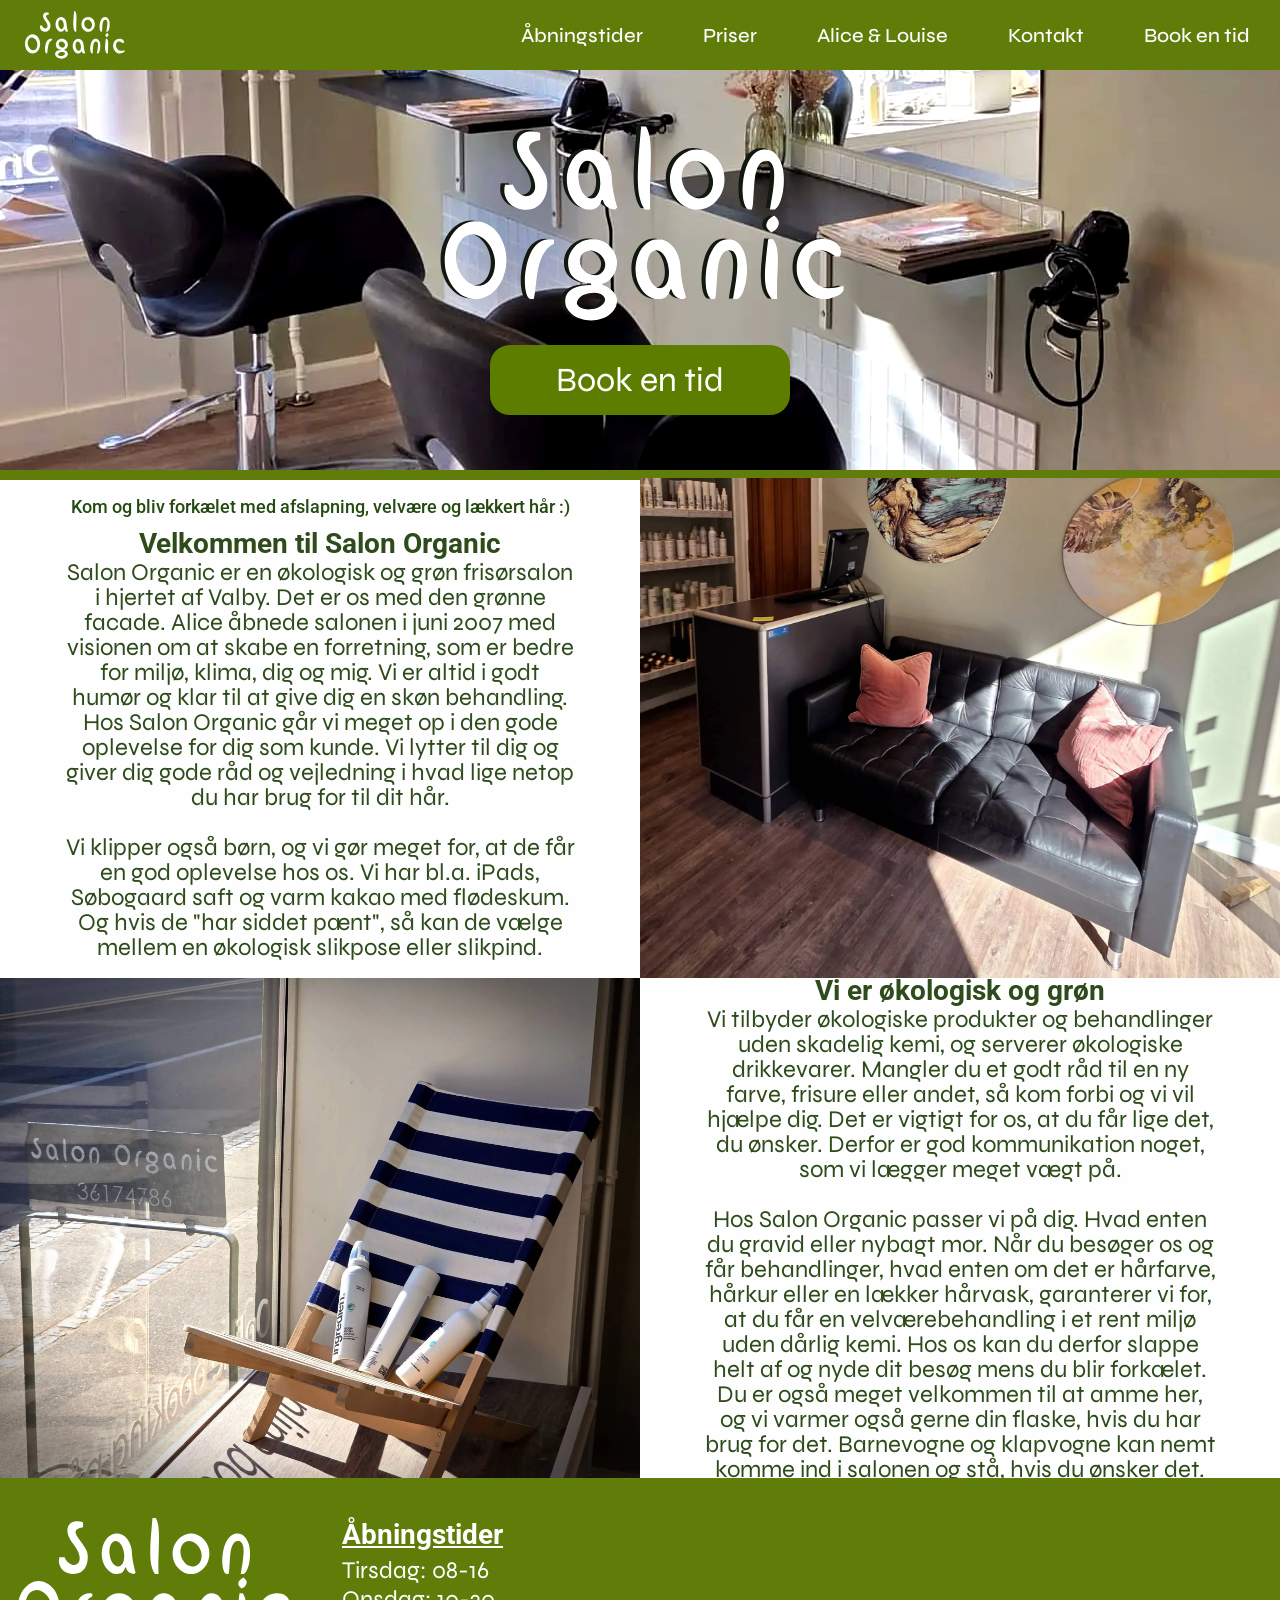
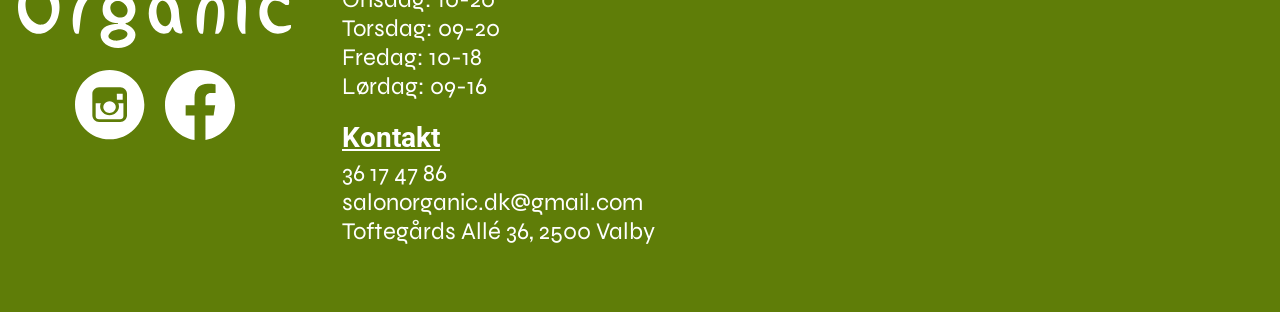
<file: index.html>
<!DOCTYPE html>
<html lang="da">
<head>
    <meta http-equiv="Content-Type" content="text/html; charset=utf-8">
    <link rel="shortcut icon" type="image/x-icon" href="img/logosalonorganic.ico">
    <script async="" src="https://www.googletagmanager.com/gtm.js?id=GTM-NTB98TKX"></script>
    <meta property="og:url" content="http://www.salonorganic.dk">
    <meta property="og:type" content="website">
    <meta property="og:title" content="Salon Organic">
    <meta property="og:description" content="Din økologiske frisør i hjertet af Valby">
    <meta property="og:image" content="http://salonorganic.dk/images/blomst.jpg">
    <meta charset="UTF-8">
    <link rel="stylesheet" href="style.css">
    <meta name="viewport" content="width=device-width, initial-scale=1.0">
    <title>Salon Organic</title>
</head>
<body id="body">
    <header id="myHeader">
        <!--responsive menu start-->
        <nav class="navbar">
            <a href="index.html" class="nav-branding"><img src="img/SalonOrganic.svg"></a> 
            
            <ul class="nav-menu">
                <li class="nav-item">
                    <a href="#footer" class="nav-link color">Åbningstider</a>
                </li>

                <li class="nav-item">
                    <a href="Priser.html" class="nav-link color">Priser</a>
                </li>

                <li class="nav-item">
                    <a href="AliceogLouise.html" class="nav-link color">Alice & Louise</a>
                </li>

                <li class="nav-item">
                    <a href="#footer" class="nav-link color">Kontakt</a>
                </li>

                <li class="nav-item">
                    <a target="_blank" rel="noopener noreferrer" href="https://salonbook.one/?salonorganic#/" class="nav-link color">Book en tid</a>
                </li>
            </ul>
            
            <!--hamburger symbol-->
            <flex>
            <div class="hamburger divclass">
                <span class="bar"></span>
                <span class="bar"></span>
                <span class="bar"></span>
            </div></flex>
        </nav>
        <!--responsive menu end-->

    </header>
    <script src="script.js"></script>
    <div class="undermenu"></div>
    <hero class="darker" rel=preload; as=image; fetchpriority=high style="background: url(img/forsidehero.webp); background-position: center left;">
       <img class="herologo" src="img/HeroSalonOrganic.svg">
       <a target="_blank" rel="noopener noreferrer" href="https://salonbook.one/?salonorganic#/" class="button"><button>Book en tid</button></a>
        
    </hero>
    <linje></linje>
    <div1>
        <billedetekst>
            <nyt id="contents"></nyt>
        <teksth1>Velkommen til Salon Organic</teksth1>
        <teksth2>
                Salon Organic er en økologisk og grøn frisørsalon i hjertet af Valby. 
                Det er os med den grønne facade. 
                Alice åbnede salonen i juni 2007 med visionen om at skabe en forretning, 
                som er bedre for miljø, 
                klima, dig og mig. 
                Vi er altid i godt humør og klar til at give dig en skøn behandling. 
                Hos Salon Organic går 
                vi meget op i den gode oplevelse for dig som kunde. 
                Vi lytter til dig og giver dig gode råd og vejledning i hvad lige netop du har brug 
                for til dit hår.
                <br>
                <br>
                Vi klipper også børn, og vi gør meget for, at de får en god oplevelse hos os.
                Vi har bl.a. iPads, Søbogaard saft og varm kakao med flødeskum. 
                Og hvis de "har siddet pænt", så kan de vælge mellem en økologisk slikpose eller slikpind.
            </teksth2>
        </billedetekst>
        <billede>
         <img class="billede" src="img/forsidebillede1.webp">
        </billede>
    </div1>
       <div2>
        
        <billede>
         <img class="billede" src="img/forsidebillede2.webp">
        </billede>
        <billedetekst>
        <teksth1>Vi er økologisk og grøn</teksth1>
        <teksth2>
                Vi tilbyder økologiske produkter og behandlinger uden skadelig kemi, 
                og serverer økologiske drikkevarer. Mangler du et godt råd til en ny farve, 
                frisure eller andet, så kom forbi og vi vil hjælpe dig. 
                Det er vigtigt for os, at du får lige det, du ønsker. 
                Derfor er god kommunikation noget, som vi lægger meget vægt på.
                <br>
                <br>
                Hos Salon Organic passer vi på dig. Hvad enten du gravid eller nybagt mor. 
                Når du besøger os og får behandlinger, hvad enten om det er hårfarve, 
                hårkur eller en lækker hårvask, garanterer vi for, 
                at du får en velværebehandling i et rent miljø uden dårlig kemi. 
                Hos os kan du derfor slappe helt af og nyde dit besøg mens du blir forkælet. 
                Du er også meget velkommen til at amme her, og vi varmer også gerne din flaske, 
                hvis du har brug for det. Barnevogne og klapvogne kan nemt komme ind i salonen og stå, 
                hvis du ønsker det.
            </teksth2>
        </billedetekst>
    </div2>
    <footer id="footer" class="footer">
        <section class="footeritems">
            <box1 class="box1">
     <a href="index.html" ><img class="footerlogo" src="img/SalonOrganic.svg"></a>
     <br>
    <socials>
        <a href="index.html" ><img class="" src="img/instagram.svg">
        <a href="index.html" ><img class="" src="img/facebook.svg"></a></socials>
    </box1>
     <box2>
     <text class="footertext"><a class="footerh1">Åbningstider</a>
        <a class="footera">
        Tirsdag: 08-16 <br>
    Onsdag: 10-20 <br>
    Torsdag: 09-20 <br>
    Fredag: 10-18 <br>
    Lørdag: 09-16</a></text>
    <text class="footertext"><a class="footerh1">Kontakt</a>
        <a class="footera">
        36 17 47 86 <br>
salonorganic.dk@gmail.com <br>
Toftegårds Allé 36, 2500 Valby</a></text></box2>
<map><iframe src="https://www.google.com/maps/embed?pb=!1m18!1m12!1m3!1d167.26829766638448!2d12.516035064567237!3d55.66316603645424!2m3!1f0!2f0!3f0!3m2!1i1024!2i768!4f13.1!3m3!1m2!1s0x4652538d0f232a75%3A0xb062609113948a3b!2sSalon%20Organic!5e0!3m2!1sda!2sdk!4v1773421921897!5m2!1sda!2sdk" width="550" height="350" style="border:0;" allowfullscreen="allowfullscreen" loading="lazy" referrerpolicy="no-referrer-when-downgrade"></iframe></map>
        
    </section></footer>
</body>
</html>
</file>
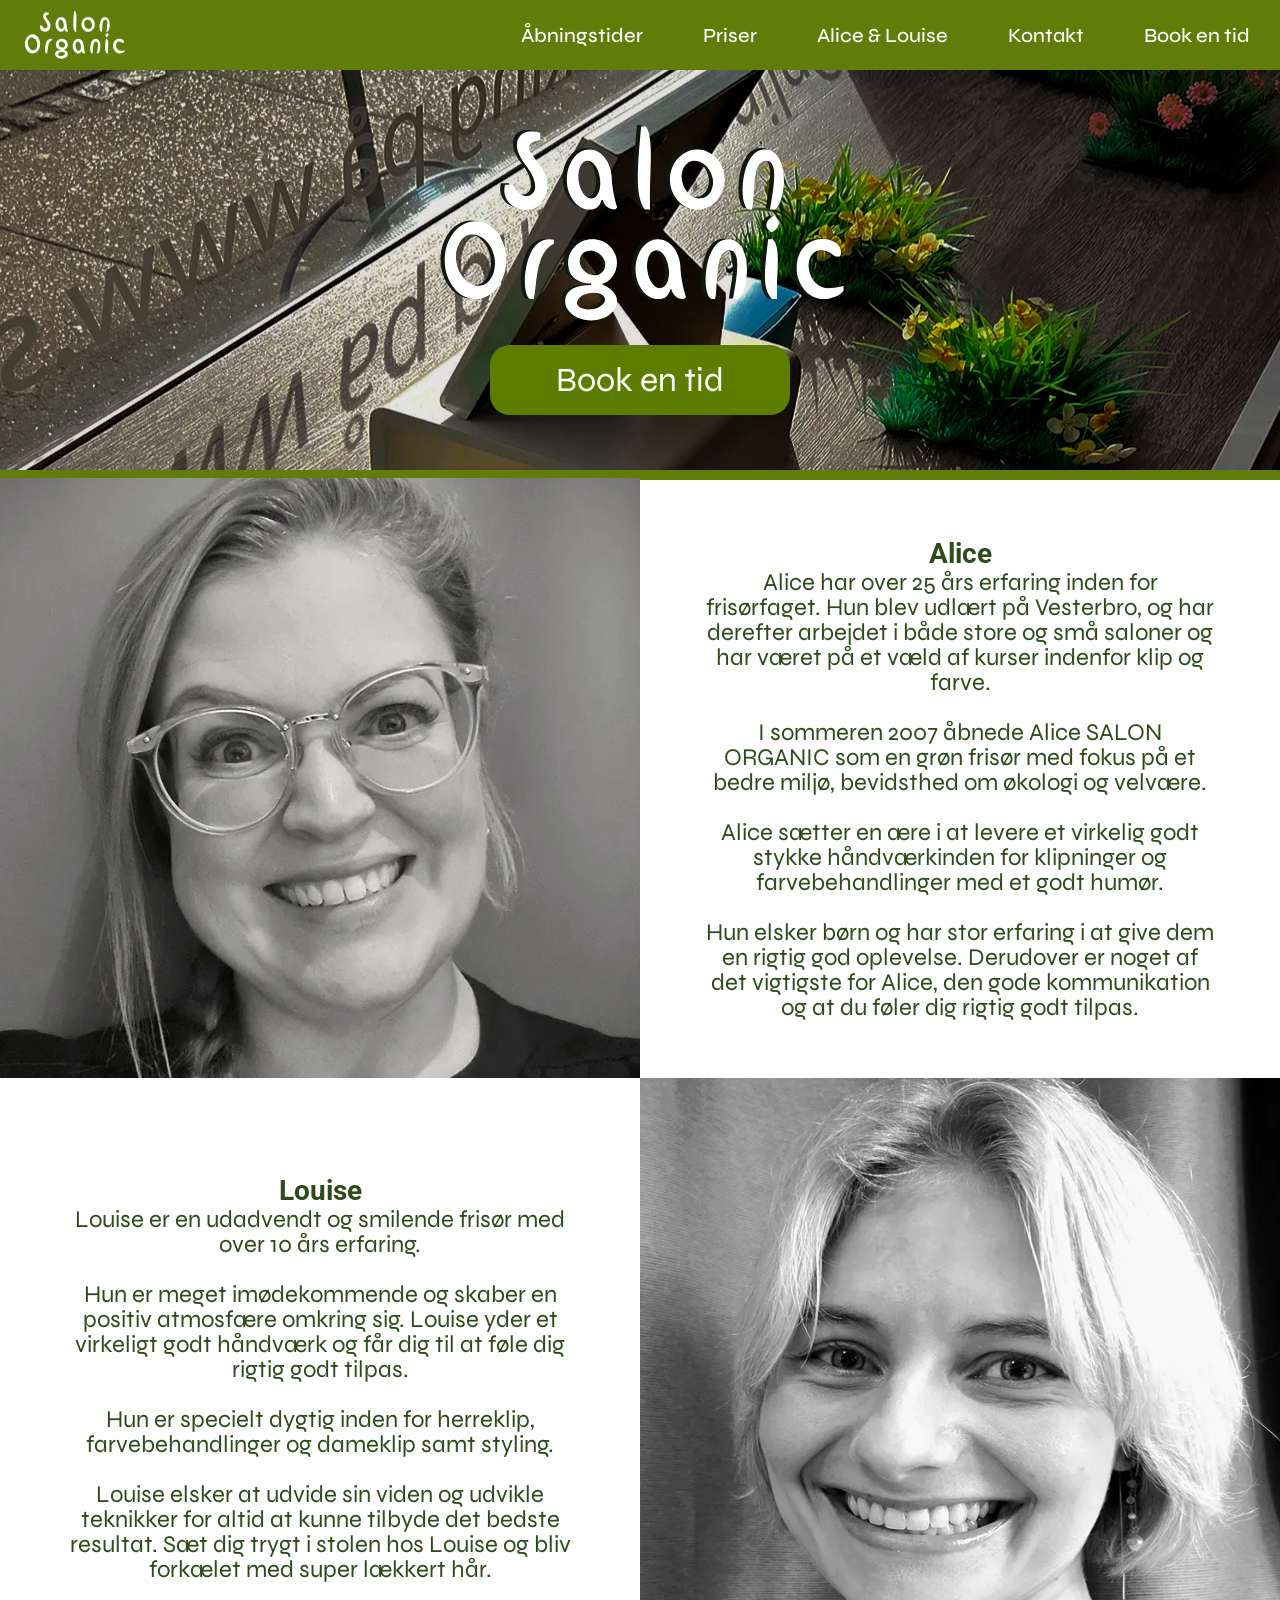
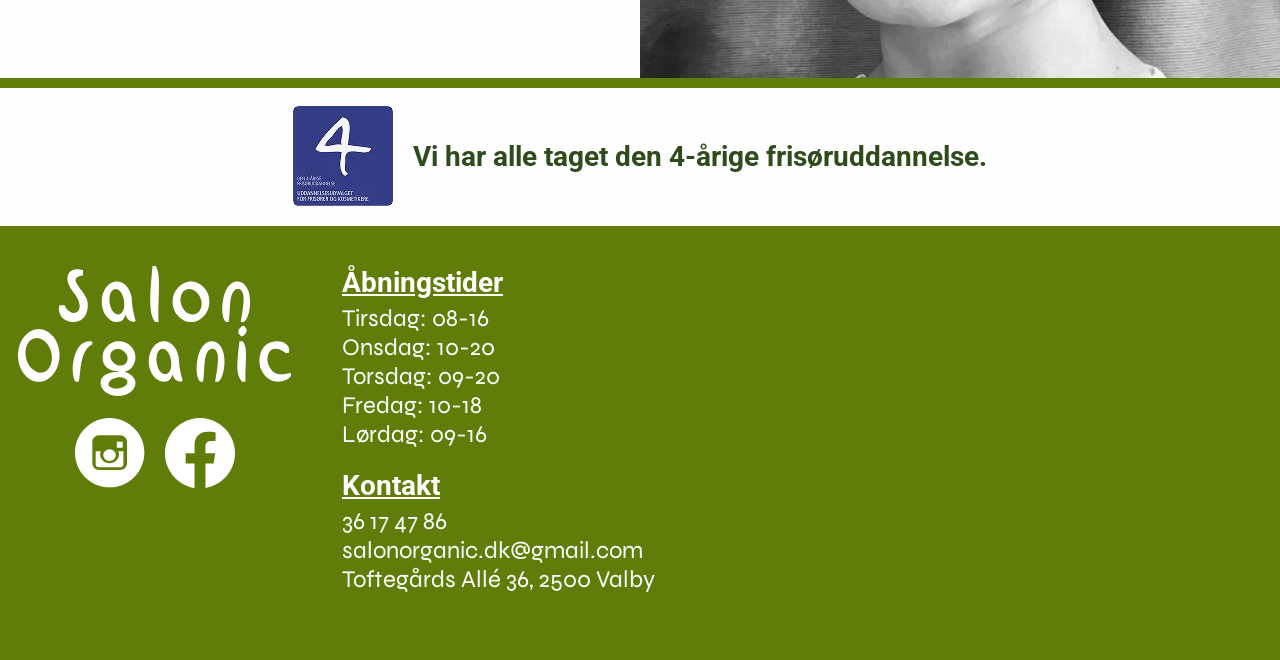
<file: aliceoglouise.html>
<!DOCTYPE html>
<html lang="da">
<head>
    <meta http-equiv="Content-Type" content="text/html; charset=utf-8">
    <link rel="shortcut icon" type="image/x-icon" href="img/logosalonorganic.ico">
    <script async="" src="https://www.googletagmanager.com/gtm.js?id=GTM-NTB98TKX"></script>
    <meta property="og:url" content="http://www.salonorganic.dk">
    <meta property="og:type" content="website">
    <meta property="og:title" content="Salon Organic">
    <meta property="og:description" content="Din økologiske frisør i hjertet af Valby">
    <meta property="og:image" content="http://salonorganic.dk/images/blomst.jpg">
    <meta charset="UTF-8">
    <link rel="stylesheet" href="style.css">
    <meta name="viewport" content="width=device-width, initial-scale=1.0">
    <title>Salon Organic</title>
</head>
<body id="body">
    <header id="myHeader">
        <!--responsive menu start-->
        <nav class="navbar">
            <a href="index.html" class="nav-branding"><img src="img/SalonOrganic.svg"></a> 
            
            <ul class="nav-menu">
                <li class="nav-item">
                    <a href="#footer" class="nav-link color">Åbningstider</a>
                </li>

                <li class="nav-item">
                    <a href="Priser.html" class="nav-link color">Priser</a>
                </li>

                <li class="nav-item">
                    <a href="AliceogLouise.html" class="nav-link color">Alice & Louise</a>
                </li>

                <li class="nav-item">
                    <a href="#footer" class="nav-link color">Kontakt</a>
                </li>

                <li class="nav-item">
                    <a target="_blank" rel="noopener noreferrer" href="https://salonbook.one/?salonorganic#/" class="nav-link color">Book en tid</a>
                </li>
            </ul>
            
            <!--hamburger symbol-->
            <flex>
            <div class="hamburger divclass">
                <span class="bar"></span>
                <span class="bar"></span>
                <span class="bar"></span>
            </div></flex>
        </nav>
        <!--responsive menu end-->

    </header>
    <script src="script.js"></script>
    <div class="undermenu"></div>
    <hero class="darker" rel=preload; as=image; fetchpriority=high style="background: url(img/aliceoglouisehero.webp); background-position: center;">
       <img class="herologo" src="img/HeroSalonOrganic.svg">
       <a target="_blank" rel="noopener noreferrer" href="https://salonbook.one/?salonorganic#/" class="button"><button>Book en tid</button></a>
        
    </hero>
    <linje></linje>
    <div1 class="vend alhøjde">
        <billedetekst>
        <teksth1>Alice</teksth1>
        <teksth2>
       Alice har over 25 års erfaring inden for frisørfaget.
            Hun blev udlært på Vesterbro, og har derefter arbejdet i både 
            store og små saloner og har været på et væld af kurser indenfor klip og farve.
            <br>
            <br>
            I sommeren 2007 åbnede Alice SALON ORGANIC som en grøn frisør 
            med fokus på et bedre miljø, bevidsthed om økologi og velvære.
            <br>
            <br>
            Alice sætter en ære i at levere et virkelig godt stykke håndværkinden
            for klipninger og farvebehandlinger med et godt humør.
            <br>
            <br>
            Hun elsker børn og har stor erfaring i at give dem en rigtig god oplevelse. 
            Derudover er noget af det vigtigste for Alice, den gode kommunikation 
            og at du føler dig rigtig godt tilpas.
            </teksth2>
        </billedetekst>
        <billede>
         <img class="billedeal" style="object-position: center" src="img/alice.webp">
        </billede>
    </div1>
       <div2 class="vend2 alhøjde">
        
        <billede>
         <img class="billedeal" style="object-position: center;" src="img/louise.webp">
        </billede>
        <billedetekst>
        <teksth1>Louise</teksth1>
        <teksth2>
        Louise er en udadvendt og smilende frisør
        med over 10 års erfaring. 
            <br>
            <br>
        Hun er meget imødekommende og 
        skaber en positiv atmosfære omkring sig.
        Louise yder et virkeligt godt håndværk og 
        får dig til at føle dig rigtig godt tilpas. 
            <br>
            <br>
        Hun er specielt dygtig inden for herreklip, farvebehandlinger 
        og dameklip samt styling. 
            <br>
            <br>
        Louise elsker at udvide sin viden og udvikle teknikker for altid at kunne
         tilbyde det bedste resultat. Sæt dig trygt i stolen hos Louise og bliv forkælet
          med super lækkert hår.
            </teksth2>
        </billedetekst>
    </div2>
    <linje></linje>
    <section class="fireflex"><img class="firearlogo" src="img/4AR.webp"> <tekstfire>Vi har alle taget den 4-årige frisøruddannelse.</tekstfire> </section>
    <footer id="footer" class="footer">
        <section class="footeritems">
            <box1 class="box1">
     <a href="index.html" ><img class="footerlogo" src="img/SalonOrganic.svg"></a>
     <br>
    <socials>
        <a href="https://www.instagram.com/salonorganic_valby/" ><img class="" src="img/instagram.svg">
        <a href="https://www.facebook.com/salonorganic.dk" ><img class="" src="img/facebook.svg"></a></socials>
    </box1>
     <box2>
     <text class="footertext"><a class="footerh1">Åbningstider</a>
        <a class="footera">
        Tirsdag: 08-16 <br>
    Onsdag: 10-20 <br>
    Torsdag: 09-20 <br>
    Fredag: 10-18 <br>
    Lørdag: 09-16</a></text>
    <text class="footertext"><a class="footerh1">Kontakt</a>
        <a class="footera">
        36 17 47 86 <br>
salonorganic.dk@gmail.com <br>
Toftegårds Allé 36, 2500 Valby</a></text></box2>
<map><iframe src="https://www.google.com/maps/embed?pb=!1m18!1m12!1m3!1d167.26829766638448!2d12.516035064567237!3d55.66316603645424!2m3!1f0!2f0!3f0!3m2!1i1024!2i768!4f13.1!3m3!1m2!1s0x4652538d0f232a75%3A0xb062609113948a3b!2sSalon%20Organic!5e0!3m2!1sda!2sdk!4v1773421921897!5m2!1sda!2sdk" width="550" height="350" style="border:0;" allowfullscreen="allowfullscreen" loading="lazy" referrerpolicy="no-referrer-when-downgrade"></iframe></map>
        
    </section></footer>
</body>
</html>
</file>
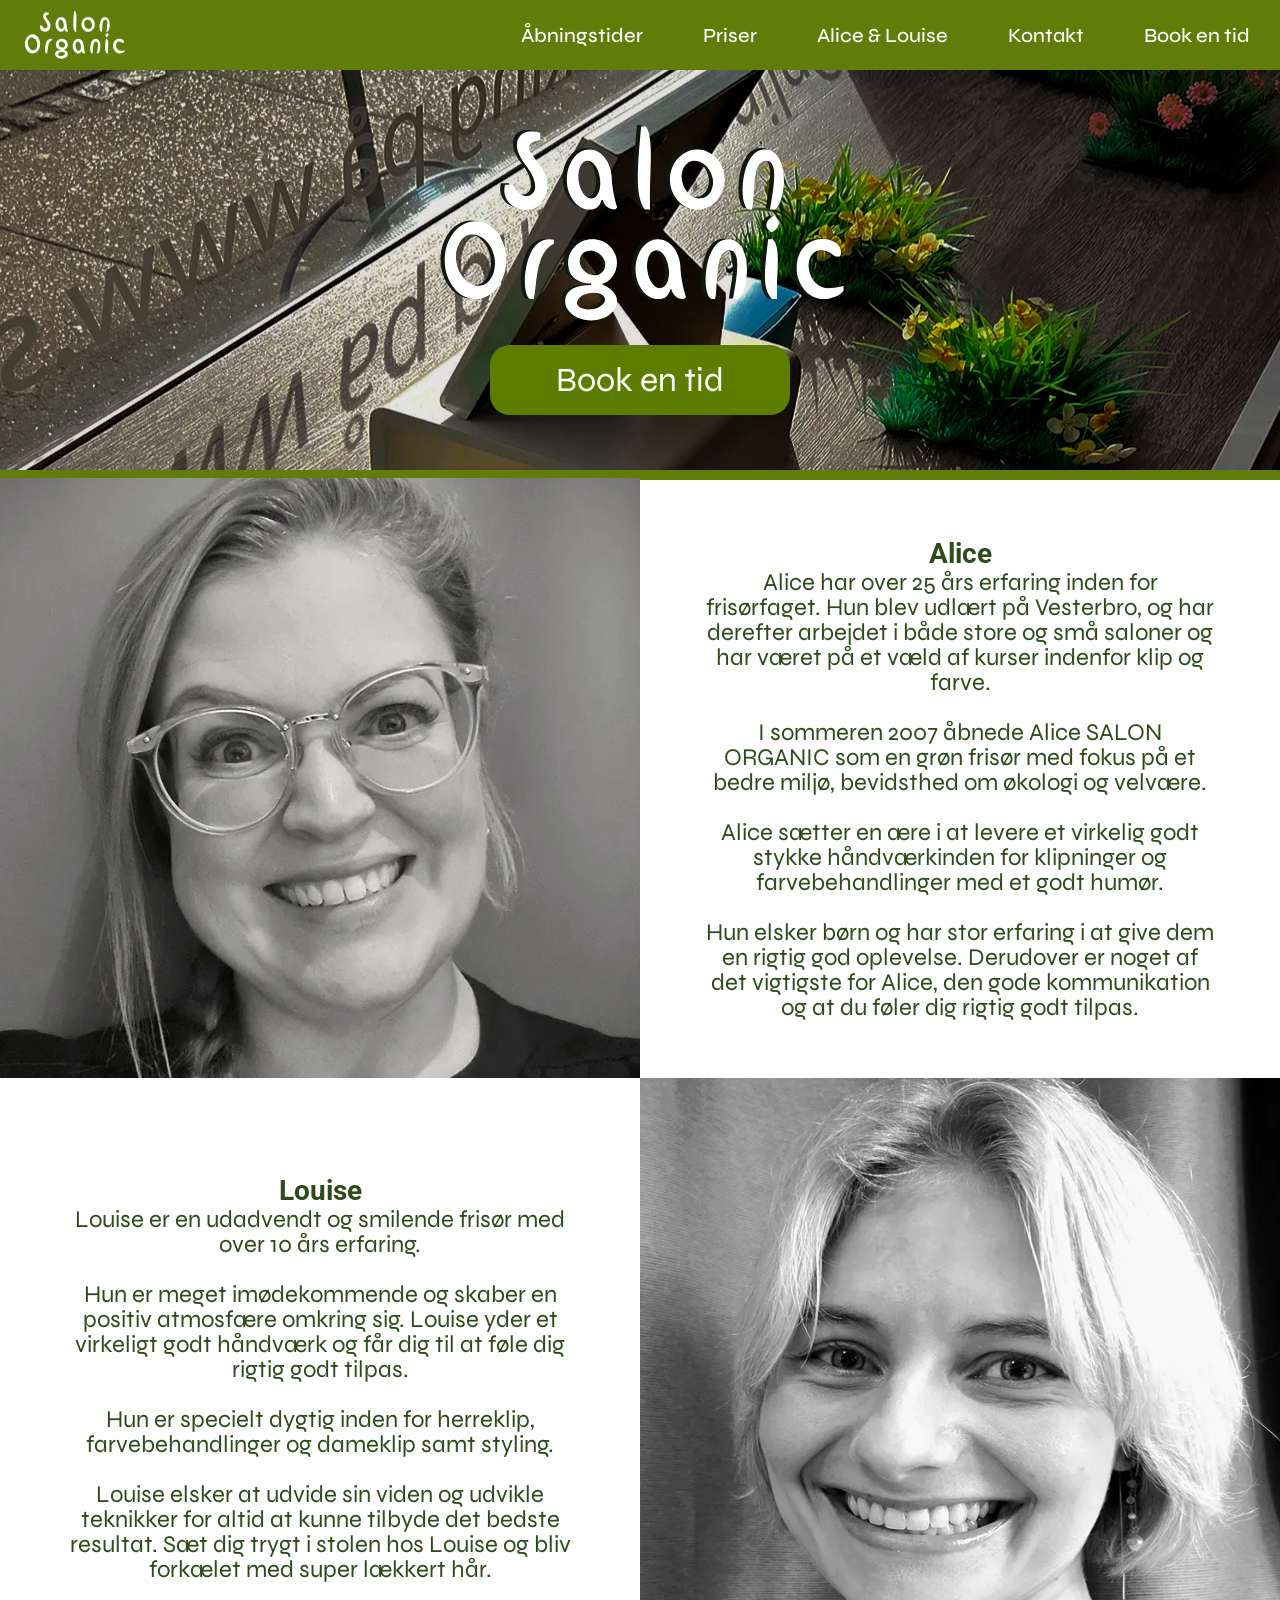
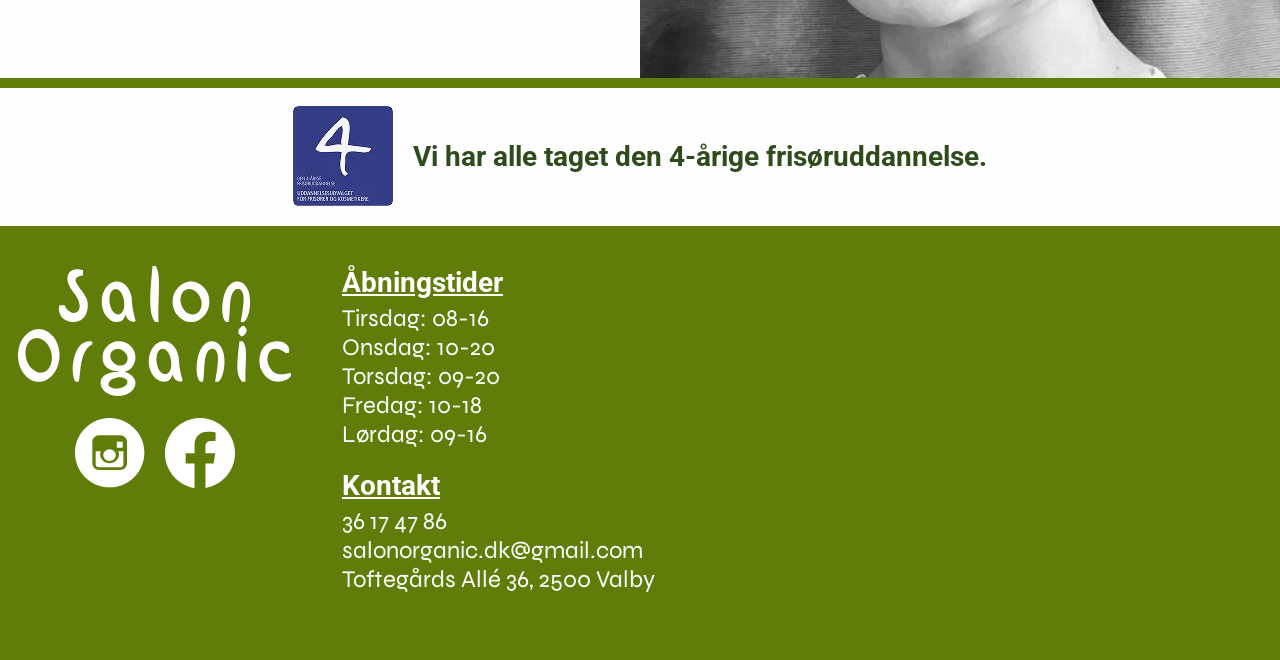
<file: AliceogLouise.html>
<!DOCTYPE html>
<html lang="da">
<head>
    <meta http-equiv="Content-Type" content="text/html; charset=utf-8">
    <link rel="shortcut icon" type="image/x-icon" href="img/logosalonorganic.ico">
    <script async="" src="https://www.googletagmanager.com/gtm.js?id=GTM-NTB98TKX"></script>
    <meta property="og:url" content="http://www.salonorganic.dk">
    <meta property="og:type" content="website">
    <meta property="og:title" content="Salon Organic">
    <meta property="og:description" content="Din økologiske frisør i hjertet af Valby">
    <meta property="og:image" content="http://salonorganic.dk/images/blomst.jpg">
    <meta charset="UTF-8">
    <link rel="stylesheet" href="style.css">
    <meta name="viewport" content="width=device-width, initial-scale=1.0">
    <title>Salon Organic</title>
</head>
<body id="body">
    <header id="myHeader">
        <!--responsive menu start-->
        <nav class="navbar">
            <a href="index.html" class="nav-branding"><img src="img/SalonOrganic.svg"></a> 
            
            <ul class="nav-menu">
                <li class="nav-item">
                    <a href="#footer" class="nav-link color">Åbningstider</a>
                </li>

                <li class="nav-item">
                    <a href="Priser.html" class="nav-link color">Priser</a>
                </li>

                <li class="nav-item">
                    <a href="AliceogLouise.html" class="nav-link color">Alice & Louise</a>
                </li>

                <li class="nav-item">
                    <a href="#footer" class="nav-link color">Kontakt</a>
                </li>

                <li class="nav-item">
                    <a target="_blank" rel="noopener noreferrer" href="https://salonbook.one/?salonorganic#/" class="nav-link color">Book en tid</a>
                </li>
            </ul>
            
            <!--hamburger symbol-->
            <flex>
            <div class="hamburger divclass">
                <span class="bar"></span>
                <span class="bar"></span>
                <span class="bar"></span>
            </div></flex>
        </nav>
        <!--responsive menu end-->

    </header>
    <script src="script.js"></script>
    <div class="undermenu"></div>
    <hero class="darker" rel=preload; as=image; fetchpriority=high style="background: url(img/aliceoglouisehero.webp); background-position: center;">
       <img class="herologo" src="img/HeroSalonOrganic.svg">
       <a target="_blank" rel="noopener noreferrer" href="https://salonbook.one/?salonorganic#/" class="button"><button>Book en tid</button></a>
        
    </hero>
    <linje></linje>
    <div1 class="vend alhøjde">
        <billedetekst>
        <teksth1>Alice</teksth1>
        <teksth2>
       Alice har over 25 års erfaring inden for frisørfaget.
            Hun blev udlært på Vesterbro, og har derefter arbejdet i både 
            store og små saloner og har været på et væld af kurser indenfor klip og farve.
            <br>
            <br>
            I sommeren 2007 åbnede Alice SALON ORGANIC som en grøn frisør 
            med fokus på et bedre miljø, bevidsthed om økologi og velvære.
            <br>
            <br>
            Alice sætter en ære i at levere et virkelig godt stykke håndværkinden
            for klipninger og farvebehandlinger med et godt humør.
            <br>
            <br>
            Hun elsker børn og har stor erfaring i at give dem en rigtig god oplevelse. 
            Derudover er noget af det vigtigste for Alice, den gode kommunikation 
            og at du føler dig rigtig godt tilpas.
            </teksth2>
        </billedetekst>
        <billede>
         <img class="billedeal" style="object-position: center" src="img/alice.webp" rel="preload">
        </billede>
    </div1>
       <div2 class="vend2 alhøjde">
        
        <billede>
         <img class="billedeal" style="object-position: center;" src="img/louise.webp">
        </billede>
        <billedetekst>
        <teksth1>Louise</teksth1>
        <teksth2>
        Louise er en udadvendt og smilende frisør
        med over 10 års erfaring. 
            <br>
            <br>
        Hun er meget imødekommende og 
        skaber en positiv atmosfære omkring sig.
        Louise yder et virkeligt godt håndværk og 
        får dig til at føle dig rigtig godt tilpas. 
            <br>
            <br>
        Hun er specielt dygtig inden for herreklip, farvebehandlinger 
        og dameklip samt styling. 
            <br>
            <br>
        Louise elsker at udvide sin viden og udvikle teknikker for altid at kunne
         tilbyde det bedste resultat. Sæt dig trygt i stolen hos Louise og bliv forkælet
          med super lækkert hår.
            </teksth2>
        </billedetekst>
    </div2>
    <linje></linje>
    <section class="fireflex"><img class="firearlogo" src="img/4AR.webp"> <tekstfire>Vi har alle taget den 4-årige frisøruddannelse.</tekstfire> </section>
    <footer id="footer" class="footer">
        <section class="footeritems">
            <box1 class="box1">
     <a href="index.html" ><img class="footerlogo" src="img/SalonOrganic.svg"></a>
     <br>
    <socials>
        <a href="https://www.instagram.com/salonorganic_valby/" ><img class="" src="img/instagram.svg">
        <a href="https://www.facebook.com/salonorganic.dk" ><img class="" src="img/facebook.svg"></a></socials>
    </box1>
     <box2>
     <text class="footertext"><a class="footerh1">Åbningstider</a>
        <a class="footera">
        Tirsdag: 08-16 <br>
    Onsdag: 10-20 <br>
    Torsdag: 09-20 <br>
    Fredag: 10-18 <br>
    Lørdag: 09-16</a></text>
    <text class="footertext"><a class="footerh1">Kontakt</a>
        <a class="footera">
        36 17 47 86 <br>
salonorganic.dk@gmail.com <br>
Toftegårds Allé 36, 2500 Valby</a></text></box2>
<map><iframe src="https://www.google.com/maps/embed?pb=!1m18!1m12!1m3!1d167.26829766638448!2d12.516035064567237!3d55.66316603645424!2m3!1f0!2f0!3f0!3m2!1i1024!2i768!4f13.1!3m3!1m2!1s0x4652538d0f232a75%3A0xb062609113948a3b!2sSalon%20Organic!5e0!3m2!1sda!2sdk!4v1773421921897!5m2!1sda!2sdk" width="550" height="350" style="border:0;" allowfullscreen="allowfullscreen" loading="lazy" referrerpolicy="no-referrer-when-downgrade"></iframe></map>
        
    </section></footer>
</body>
</html>
</file>
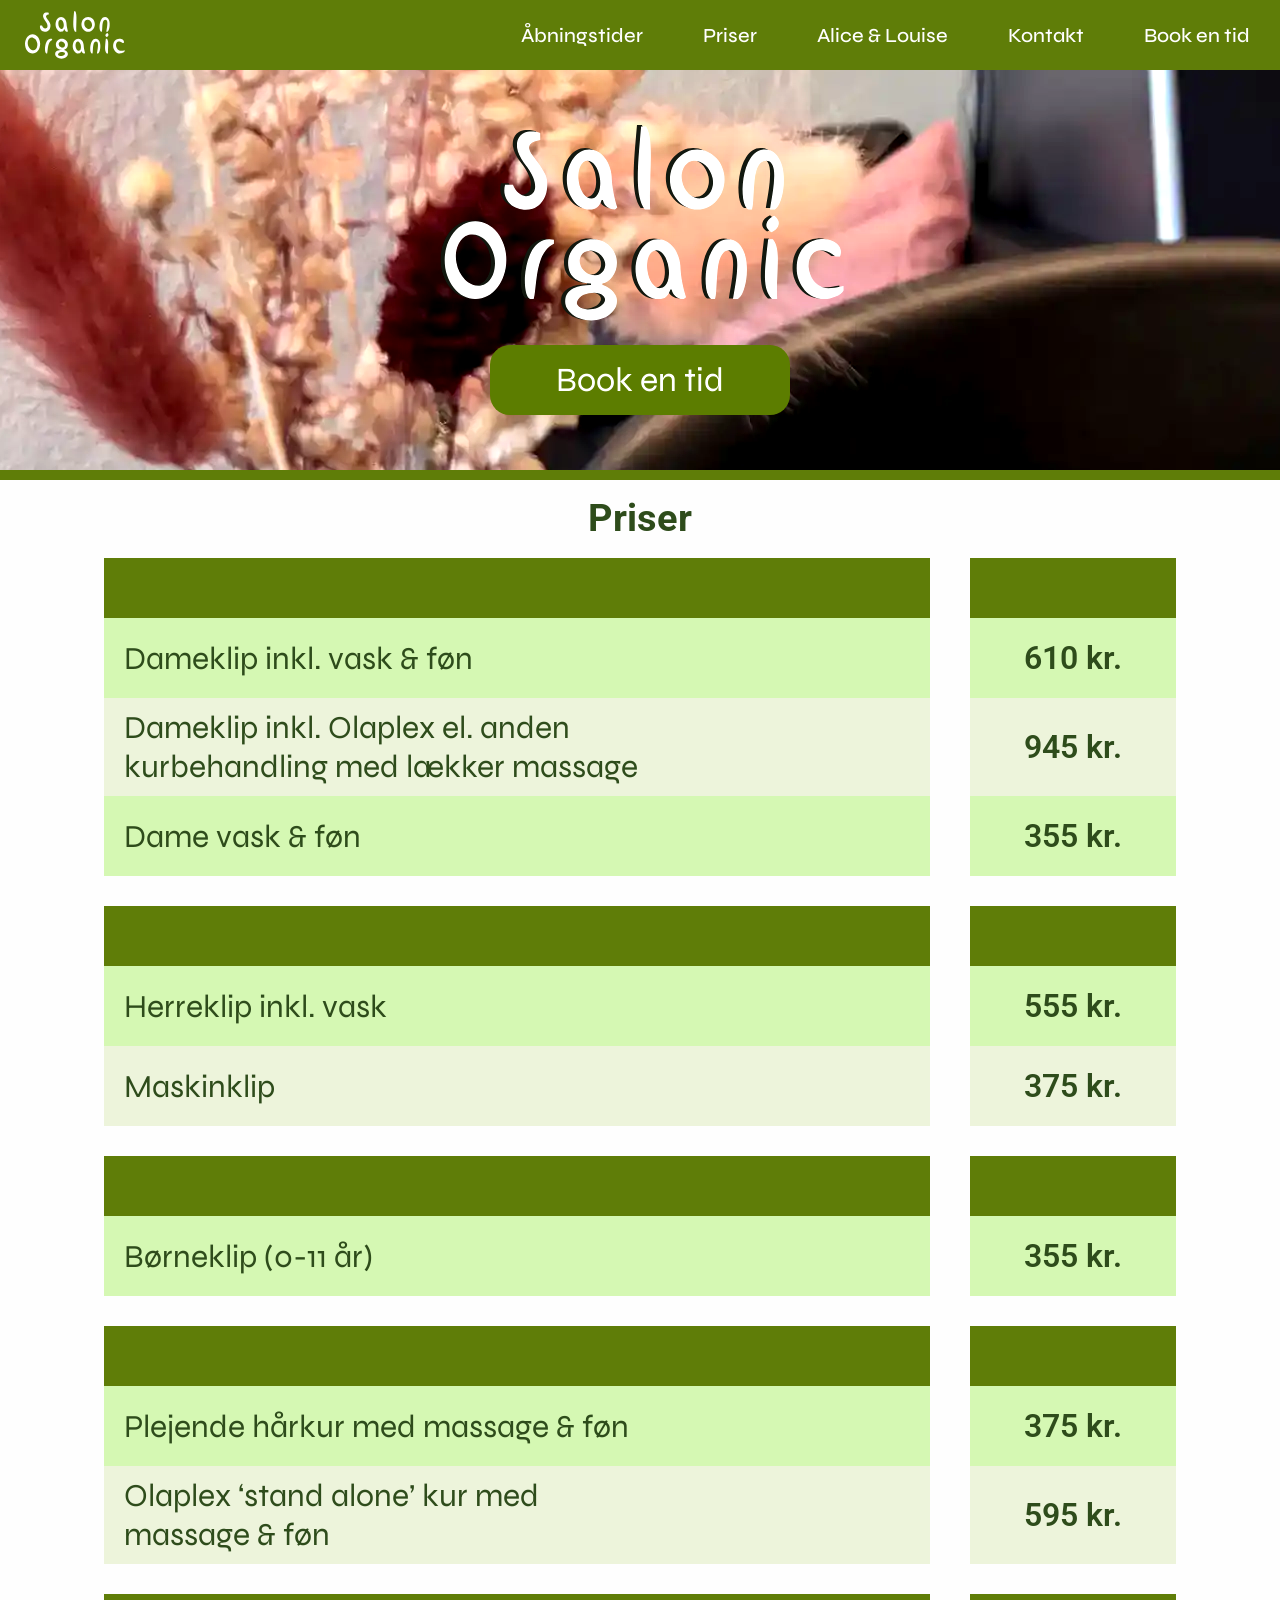
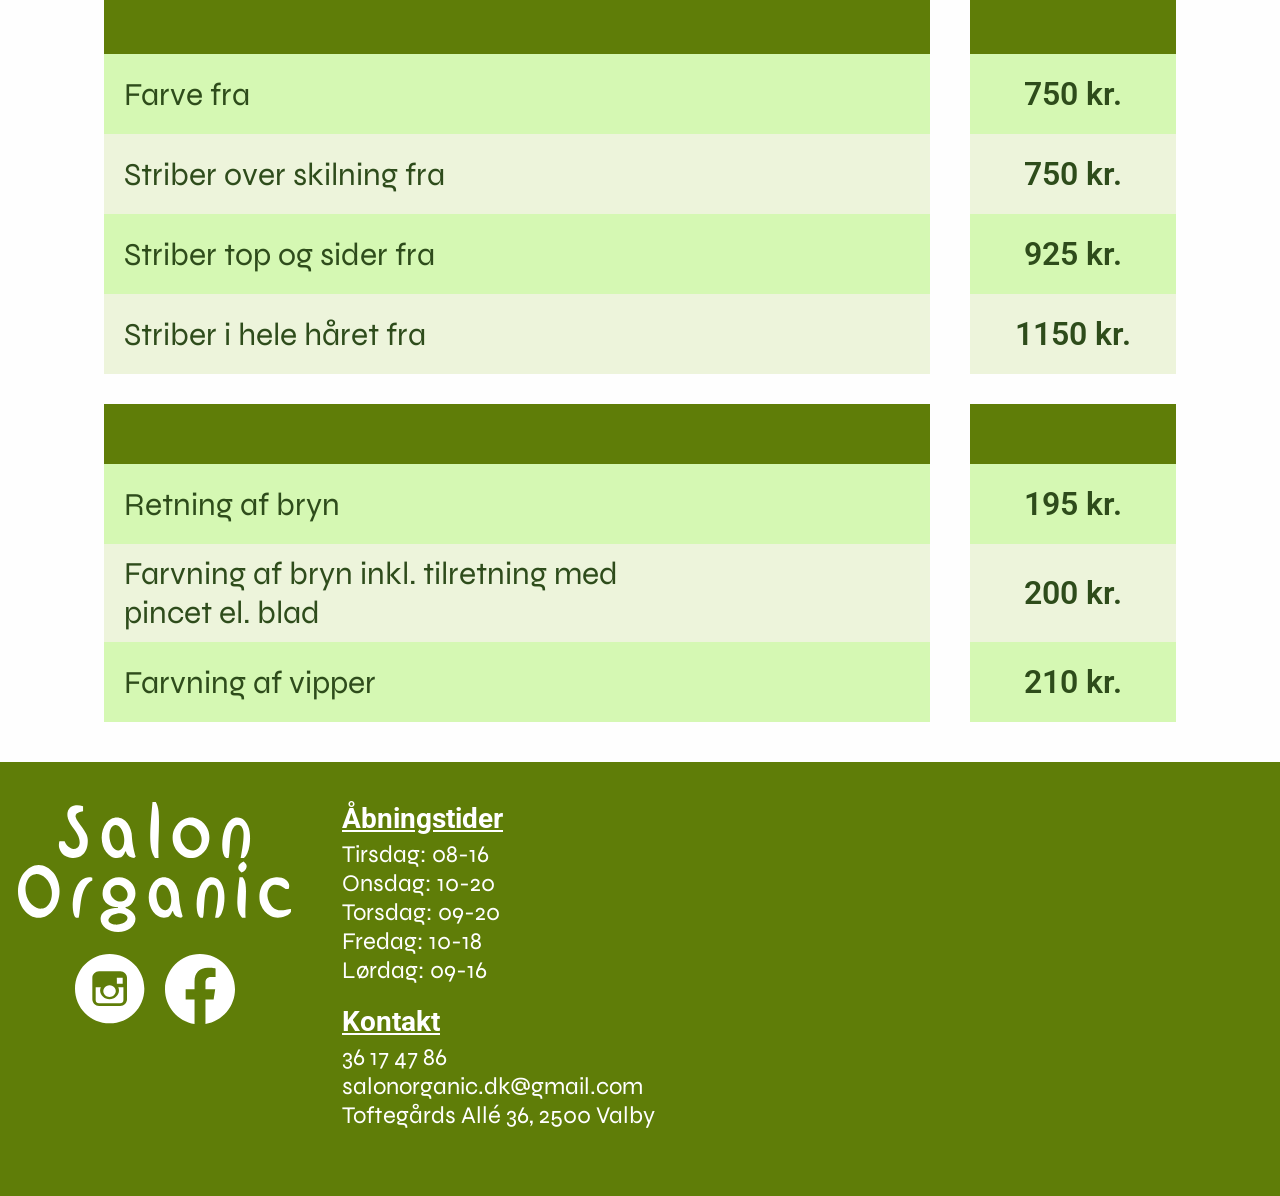
<file: priser.html>
<!DOCTYPE html>
<html lang="da">
<head>
    <meta http-equiv="Content-Type" content="text/html; charset=utf-8">
    <link rel="shortcut icon" type="image/x-icon" href="img/logosalonorganic.ico">
    <script async="" src="https://www.googletagmanager.com/gtm.js?id=GTM-NTB98TKX"></script>
    <meta property="og:url" content="http://www.salonorganic.dk">
    <meta property="og:type" content="website">
    <meta property="og:title" content="Salon Organic">
    <meta property="og:description" content="Din økologiske frisør i hjertet af Valby">
    <meta property="og:image" content="http://salonorganic.dk/images/blomst.jpg">
    <meta charset="UTF-8">
    <link rel="stylesheet" href="style.css">
    <meta name="viewport" content="width=device-width, initial-scale=1.0">
    <title>Salon Organic</title>
</head>
<body id="body">
    <header id="myHeader">
        <!--responsive menu start-->
        <nav class="navbar">
            <a href="index.html" class="nav-branding"><img src="img/SalonOrganic.svg"></a> 
            
            <ul class="nav-menu">
                <li class="nav-item">
                    <a href="#footer" class="nav-link color">Åbningstider</a>
                </li>

                <li class="nav-item">
                    <a href="Priser.html" class="nav-link color">Priser</a>
                </li>

                <li class="nav-item">
                    <a href="AliceogLouise.html" class="nav-link color">Alice & Louise</a>
                </li>

                <li class="nav-item">
                    <a href="#footer" class="nav-link color">Kontakt</a>
                </li>

                <li class="nav-item">
                    <a target="_blank" rel="noopener noreferrer" href="https://salonbook.one/?salonorganic#/" class="nav-link color">Book en tid</a>
                </li>
            </ul>
            
            <!--hamburger symbol-->
            <flex>
            <div class="hamburger divclass">
                <span class="bar"></span>
                <span class="bar"></span>
                <span class="bar"></span>
            </div></flex>
        </nav>
        <!--responsive menu end-->

    </header>
    <script src="script.js"></script>
    <div class="undermenu"></div>
    <hero class="darker" rel=preload; as=image; fetchpriority="high" style="background: url(img/priserhero.webp); background-position: 20% 60%;" >
       <img class="herologo" src="img/HeroSalonOrganic.svg">
       <a target="_blank" rel="noopener noreferrer" href="https://salonbook.one/?salonorganic#/" class="button"><button>Book en tid</button></a>
        
    </hero>
    <linje></linje>
    <tableh1 ><teksth1 class="priserh1">Priser</teksth1> </tableh1>
    <tableflex>
    <table>
     <tr style="height: 60px; background: #5F7D08;">
        <th></th>
        <th></th>
     </tr>   
     <tr>
        <!--Dameklip inkl. vask & føn-->
        <td class="servicegrøn">Dameklip inkl. vask & føn</td>
        <td class="prisgrøn">610 kr.</td>
     </tr>
      <tr>
        <!--Dameklip inkl. Olaplex-->
        <td class="servicegrå">Dameklip inkl. Olaplex el. anden <br> kurbehandling med lækker massage</td>
        <td class="prisgrå">945 kr.</td>
     </tr>
     <tr>
        <!--Dameklip inkl. vask & føn-->
        <td class="servicegrøn">Dame vask & føn</td>
        <td class="prisgrøn">355 kr.</td>
     </tr>
    </table> 

<table style="margin-top: 30px;">
     <tr style="height: 60px; background: #5F7D08;">
        <th></th>
        <th></th>
     </tr>   
     <tr>
        <!--Herreklip inkl. vask-->
        <td class="servicegrøn">Herreklip inkl. vask</td>
        <td class="prisgrøn">555 kr.</td>
     </tr>
      <tr>
        <!--Maskinklip-->
        <td class="servicegrå">Maskinklip</td>
        <td class="prisgrå">375 kr.</td>
     </tr>
    </table>

    <table style="margin-top: 30px;">
     <tr style="height: 60px; background: #5F7D08;">
        <th></th>
        <th></th>
     </tr>   
     <tr>
        <!--Herreklip inkl. vask-->
        <td class="servicegrøn">Børneklip (0-11 år)</td>
        <td class="prisgrøn">355 kr.</td>
     </tr>
    </table>

    <table style="margin-top: 30px;">
     <tr style="height: 60px; background: #5F7D08;">
        <th></th>
        <th></th>
     </tr>   
     <tr>
        <!--Plejende hårkur med massage & føn-->
        <td class="servicegrøn">Plejende hårkur med massage & føn</td>
        <td class="prisgrøn">375 kr.</td>
     </tr>
      <tr>
        <!--Olaplex ‘stand alone’ kur med massage & føn-->
        <td class="servicegrå">Olaplex ‘stand alone’ kur med <br> massage & føn</td>
        <td class="prisgrå">595 kr.</td>
     </tr>
    </table>

  <table style="margin-top: 30px;">
     <tr style="height: 60px; background: #5F7D08;">
        <th></th>
        <th></th>
     </tr>   
     <tr>
        <!--Farve fra-->
        <td class="servicegrøn">Farve fra</td>
        <td class="prisgrøn">750 kr.</td>
     </tr>
      <tr>
        <!--Striber over skilning fra-->
        <td class="servicegrå">Striber over skilning fra</td>
        <td class="prisgrå">750 kr.</td>
     </tr>
     <tr>
        <!--Striber top og sider fra-->
        <td class="servicegrøn">Striber top og sider fra</td>
        <td class="prisgrøn">925 kr.</td>
     </tr>
      <tr>
        <!--Striber i hele håret fra-->
        <td class="servicegrå">Striber i hele håret fra</td>
        <td class="prisgrå">1150 kr.</td>
     </tr>
    </table> 
 <table style="margin-top: 30px; margin-bottom: 40px;">
     <tr style="height: 60px; background: #5F7D08;">
        <th></th>
        <th></th>
     </tr>   
     <tr>
        <!--Retning af bryn-->
        <td class="servicegrøn">Retning af bryn</td>
        <td class="prisgrøn">195 kr.</td>
     </tr>
      <tr>
        <!--Farvning af bryn inkl. tilretning med pincet el. blad-->
        <td class="servicegrå">Farvning af bryn inkl. tilretning med <br> pincet el. blad</td>
        <td class="prisgrå">200 kr.</td>
     </tr>
     <tr>
        <!--Farvning af vipper-->
        <td class="servicegrøn">Farvning af vipper</td>
        <td class="prisgrøn">210 kr.</td>
     </tr>
    </table> 
</tableflex>
   
    <footer id="footer" class="footer">
        <section class="footeritems">
            <box1 class="box1">
     <a href="index.html" ><img class="footerlogo" src="img/SalonOrganic.svg"></a>
     <br>
    <socials>
        <a href="https://www.instagram.com/salonorganic_valby/" ><img class="" src="img/instagram.svg">
        <a href="https://www.facebook.com/salonorganic.dk" ><img class="" src="img/facebook.svg"></a></socials>
    </box1>
     <box2>
     <text class="footertext"><a class="footerh1">Åbningstider</a>
        <a class="footera">
        Tirsdag: 08-16 <br>
    Onsdag: 10-20 <br>
    Torsdag: 09-20 <br>
    Fredag: 10-18 <br>
    Lørdag: 09-16</a></text>
    <text class="footertext"><a class="footerh1">Kontakt</a>
        <a class="footera">
        36 17 47 86 <br>
salonorganic.dk@gmail.com <br>
Toftegårds Allé 36, 2500 Valby</a></text></box2>
<map><iframe src="https://www.google.com/maps/embed?pb=!1m18!1m12!1m3!1d167.26829766638448!2d12.516035064567237!3d55.66316603645424!2m3!1f0!2f0!3f0!3m2!1i1024!2i768!4f13.1!3m3!1m2!1s0x4652538d0f232a75%3A0xb062609113948a3b!2sSalon%20Organic!5e0!3m2!1sda!2sdk!4v1773421921897!5m2!1sda!2sdk" width="550" height="350" style="border:0;" allowfullscreen="allowfullscreen" loading="lazy" referrerpolicy="no-referrer-when-downgrade"></iframe></map>
        
    </section></footer>
</body>
</html>
</file>
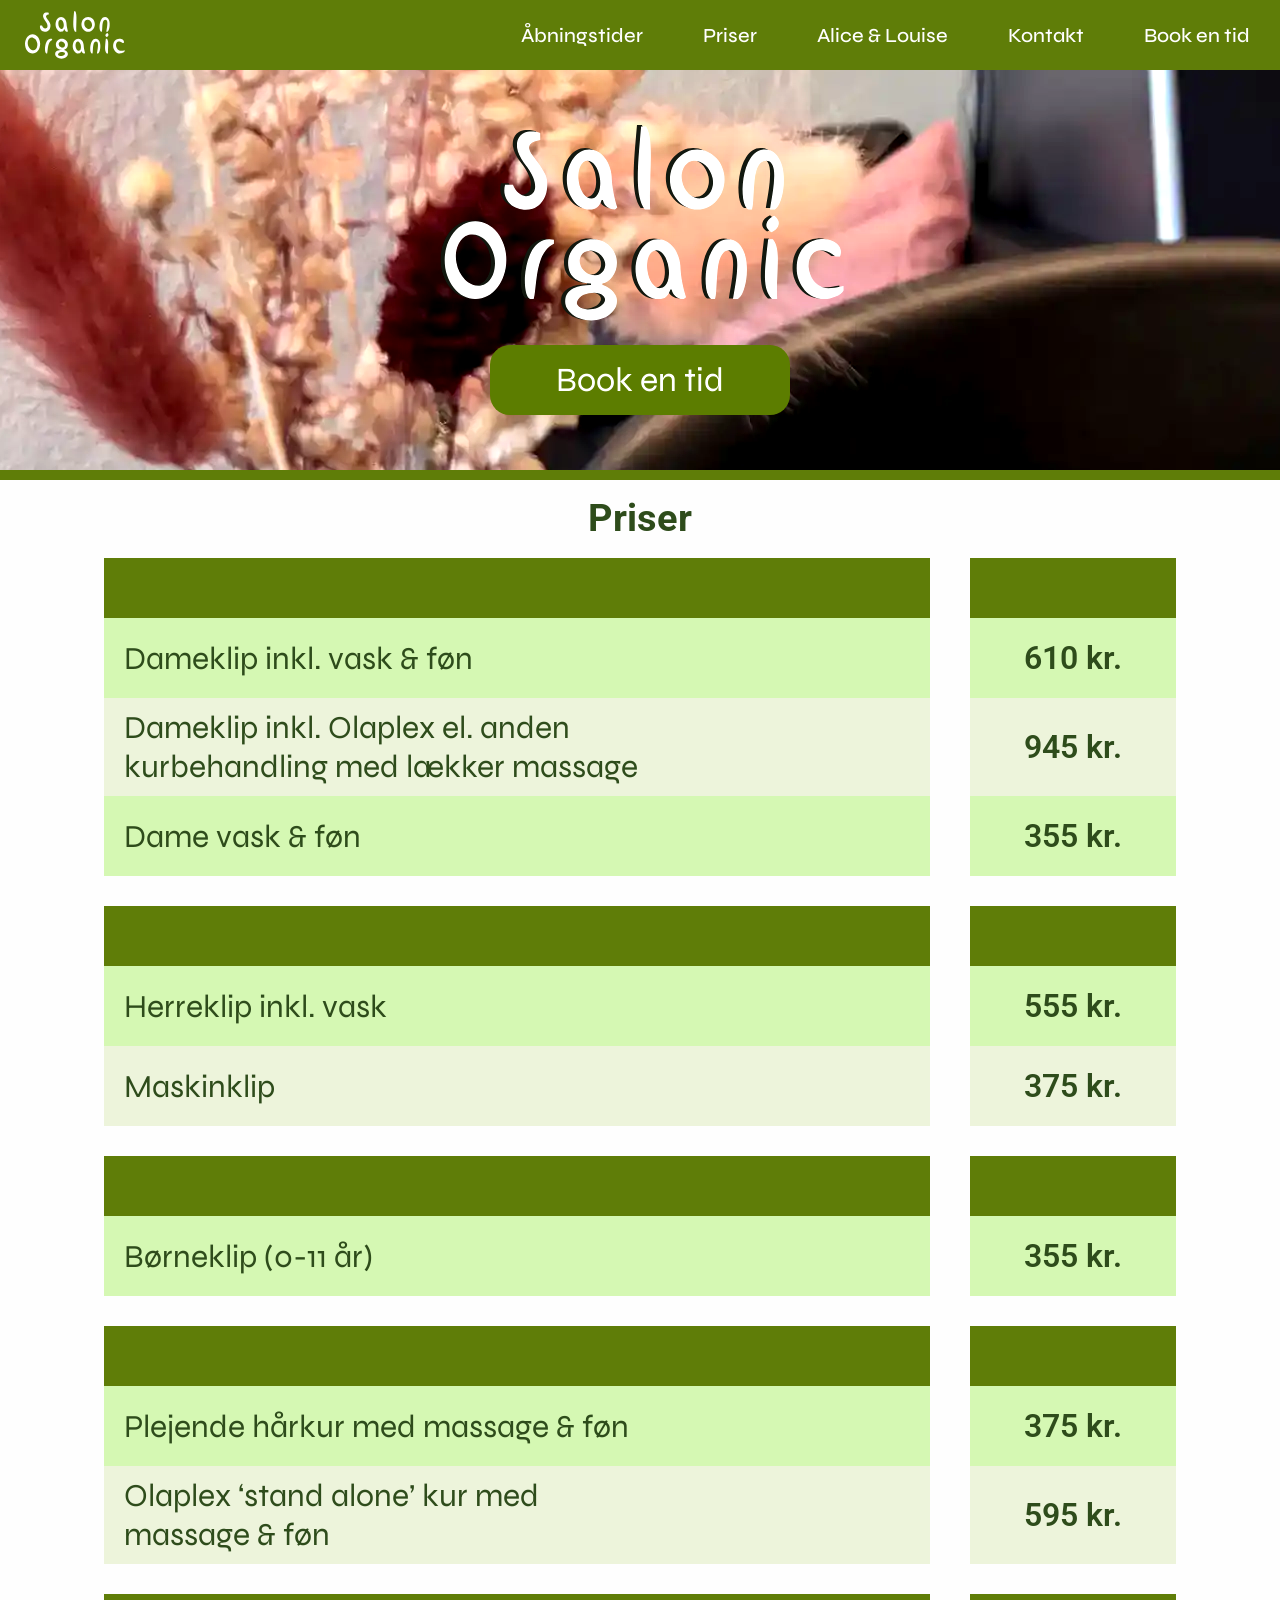
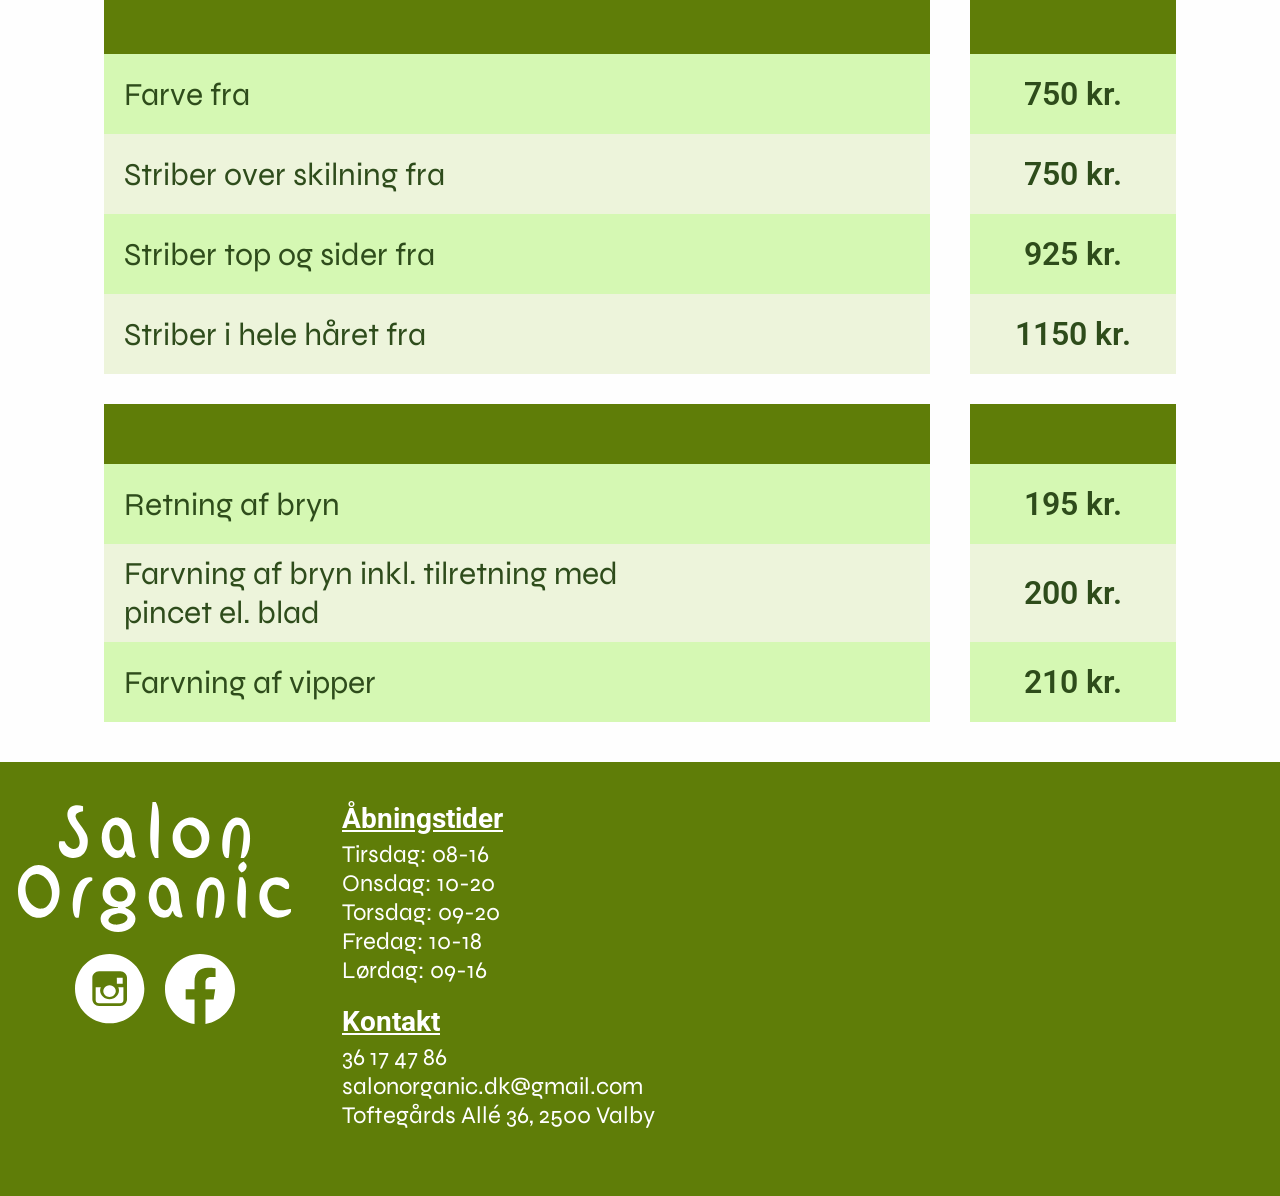
<file: Priser.html>
<!DOCTYPE html>
<html lang="da">
<head>
    <meta http-equiv="Content-Type" content="text/html; charset=utf-8">
    <link rel="shortcut icon" type="image/x-icon" href="img/logosalonorganic.ico">
    <script async="" src="https://www.googletagmanager.com/gtm.js?id=GTM-NTB98TKX"></script>
    <meta property="og:url" content="http://www.salonorganic.dk">
    <meta property="og:type" content="website">
    <meta property="og:title" content="Salon Organic">
    <meta property="og:description" content="Din økologiske frisør i hjertet af Valby">
    <meta property="og:image" content="http://salonorganic.dk/images/blomst.jpg">
    <meta charset="UTF-8">
    <link rel="stylesheet" href="style.css">
    <meta name="viewport" content="width=device-width, initial-scale=1.0">
    <title>Salon Organic</title>
</head>
<body id="body">
    <header id="myHeader">
        <!--responsive menu start-->
        <nav class="navbar">
            <a href="index.html" class="nav-branding"><img src="img/SalonOrganic.svg"></a> 
            
            <ul class="nav-menu">
                <li class="nav-item">
                    <a href="#footer" class="nav-link color">Åbningstider</a>
                </li>

                <li class="nav-item">
                    <a href="Priser.html" class="nav-link color">Priser</a>
                </li>

                <li class="nav-item">
                    <a href="AliceogLouise.html" class="nav-link color">Alice & Louise</a>
                </li>

                <li class="nav-item">
                    <a href="#footer" class="nav-link color">Kontakt</a>
                </li>

                <li class="nav-item">
                    <a target="_blank" rel="noopener noreferrer" href="https://salonbook.one/?salonorganic#/" class="nav-link color">Book en tid</a>
                </li>
            </ul>
            
            <!--hamburger symbol-->
            <flex>
            <div class="hamburger divclass">
                <span class="bar"></span>
                <span class="bar"></span>
                <span class="bar"></span>
            </div></flex>
        </nav>
        <!--responsive menu end-->

    </header>
    <script src="script.js"></script>
    <div class="undermenu"></div>
    <hero class="darker" rel=preload; as=image; fetchpriority="high" style="background: url(img/priserhero.webp); background-position: 20% 60%;" >
       <img class="herologo" src="img/HeroSalonOrganic.svg">
       <a target="_blank" rel="noopener noreferrer" href="https://salonbook.one/?salonorganic#/" class="button"><button>Book en tid</button></a>
        
    </hero>
    <linje></linje>
    <tableh1 ><teksth1 class="priserh1">Priser</teksth1> </tableh1>
    <tableflex>
    <table>
     <tr style="height: 60px; background: #5F7D08;">
        <th></th>
        <th></th>
     </tr>   
     <tr>
        <!--Dameklip inkl. vask & føn-->
        <td class="servicegrøn">Dameklip inkl. vask & føn</td>
        <td class="prisgrøn">610 kr.</td>
     </tr>
      <tr>
        <!--Dameklip inkl. Olaplex-->
        <td class="servicegrå">Dameklip inkl. Olaplex el. anden <br> kurbehandling med lækker massage</td>
        <td class="prisgrå">945 kr.</td>
     </tr>
     <tr>
        <!--Dameklip inkl. vask & føn-->
        <td class="servicegrøn">Dame vask & føn</td>
        <td class="prisgrøn">355 kr.</td>
     </tr>
    </table> 

<table style="margin-top: 30px;">
     <tr style="height: 60px; background: #5F7D08;">
        <th></th>
        <th></th>
     </tr>   
     <tr>
        <!--Herreklip inkl. vask-->
        <td class="servicegrøn">Herreklip inkl. vask</td>
        <td class="prisgrøn">555 kr.</td>
     </tr>
      <tr>
        <!--Maskinklip-->
        <td class="servicegrå">Maskinklip</td>
        <td class="prisgrå">375 kr.</td>
     </tr>
    </table>

    <table style="margin-top: 30px;">
     <tr style="height: 60px; background: #5F7D08;">
        <th></th>
        <th></th>
     </tr>   
     <tr>
        <!--Herreklip inkl. vask-->
        <td class="servicegrøn">Børneklip (0-11 år)</td>
        <td class="prisgrøn">355 kr.</td>
     </tr>
    </table>

    <table style="margin-top: 30px;">
     <tr style="height: 60px; background: #5F7D08;">
        <th></th>
        <th></th>
     </tr>   
     <tr>
        <!--Plejende hårkur med massage & føn-->
        <td class="servicegrøn">Plejende hårkur med massage & føn</td>
        <td class="prisgrøn">375 kr.</td>
     </tr>
      <tr>
        <!--Olaplex ‘stand alone’ kur med massage & føn-->
        <td class="servicegrå">Olaplex ‘stand alone’ kur med <br> massage & føn</td>
        <td class="prisgrå">595 kr.</td>
     </tr>
    </table>

  <table style="margin-top: 30px;">
     <tr style="height: 60px; background: #5F7D08;">
        <th></th>
        <th></th>
     </tr>   
     <tr>
        <!--Farve fra-->
        <td class="servicegrøn">Farve fra</td>
        <td class="prisgrøn">750 kr.</td>
     </tr>
      <tr>
        <!--Striber over skilning fra-->
        <td class="servicegrå">Striber over skilning fra</td>
        <td class="prisgrå">750 kr.</td>
     </tr>
     <tr>
        <!--Striber top og sider fra-->
        <td class="servicegrøn">Striber top og sider fra</td>
        <td class="prisgrøn">925 kr.</td>
     </tr>
      <tr>
        <!--Striber i hele håret fra-->
        <td class="servicegrå">Striber i hele håret fra</td>
        <td class="prisgrå">1150 kr.</td>
     </tr>
    </table> 
 <table style="margin-top: 30px; margin-bottom: 40px;">
     <tr style="height: 60px; background: #5F7D08;">
        <th></th>
        <th></th>
     </tr>   
     <tr>
        <!--Retning af bryn-->
        <td class="servicegrøn">Retning af bryn</td>
        <td class="prisgrøn">195 kr.</td>
     </tr>
      <tr>
        <!--Farvning af bryn inkl. tilretning med pincet el. blad-->
        <td class="servicegrå">Farvning af bryn inkl. tilretning med <br> pincet el. blad</td>
        <td class="prisgrå">200 kr.</td>
     </tr>
     <tr>
        <!--Farvning af vipper-->
        <td class="servicegrøn">Farvning af vipper</td>
        <td class="prisgrøn">210 kr.</td>
     </tr>
    </table> 
</tableflex>
   
    <footer id="footer" class="footer">
        <section class="footeritems">
            <box1 class="box1">
     <a href="index.html" ><img class="footerlogo" src="img/SalonOrganic.svg"></a>
     <br>
    <socials>
        <a href="https://www.instagram.com/salonorganic_valby/" ><img class="" src="img/instagram.svg">
        <a href="https://www.facebook.com/salonorganic.dk" ><img class="" src="img/facebook.svg"></a></socials>
    </box1>
     <box2>
     <text class="footertext"><a class="footerh1">Åbningstider</a>
        <a class="footera">
        Tirsdag: 08-16 <br>
    Onsdag: 10-20 <br>
    Torsdag: 09-20 <br>
    Fredag: 10-18 <br>
    Lørdag: 09-16</a></text>
    <text class="footertext"><a class="footerh1">Kontakt</a>
        <a class="footera">
        36 17 47 86 <br>
salonorganic.dk@gmail.com <br>
Toftegårds Allé 36, 2500 Valby</a></text></box2>
<map><iframe src="https://www.google.com/maps/embed?pb=!1m18!1m12!1m3!1d167.26829766638448!2d12.516035064567237!3d55.66316603645424!2m3!1f0!2f0!3f0!3m2!1i1024!2i768!4f13.1!3m3!1m2!1s0x4652538d0f232a75%3A0xb062609113948a3b!2sSalon%20Organic!5e0!3m2!1sda!2sdk!4v1773421921897!5m2!1sda!2sdk" width="550" height="350" style="border:0;" allowfullscreen="allowfullscreen" loading="lazy" referrerpolicy="no-referrer-when-downgrade"></iframe></map>
        
    </section></footer>
</body>
</html>
</file>
<file: style.css>
@import url('https://fonts.googleapis.com/css2?family=Syne:wght@400..800&display=swap');
@import url('https://fonts.googleapis.com/css2?family=Roboto:ital,wght@0,100..900;1,100..900&display=swap');
/*--STICKY HEADER---------------------------------*/

.paddingtop {
    padding-top: 70px;
}

html {
    height: 100%;
}

.sticky                     {
    position: fixed;
    top: 0;
    width: 100%;
}

.darker {
filter: contrast(1.1);
}

.fireflex {
    display: flex;
    width: 100% !important;
    align-items: center;
    justify-content: center;
    gap: 20px;
    padding-top: 20px;
    padding-bottom: 20px;
}

.sticky + .content          {padding-top: 102px;}

 body {
    background-color: #FEFEFE;
}


.footerlogo {
    height: 130px;
    width: auto;
}

.footertext {
    display: flex;
    flex-direction: column;
    width: auto;
    height: auto;
}

.kontaktsvg {
    height: auto;
    width: 25px;
}

.footerh1 {
font-family: "Roboto", sans-serif;
color: #ffffff;
font-weight: 700;
font-size: 28px;
text-decoration: underline;
}

box2 {
display: flex;
flex-direction: column;
gap: 20px;
height: auto;
margin: 0;
padding: 0;
flex-wrap: wrap;
align-content: flex-start;
}

.box1 {
    display: flex;
    align-items: center;
    flex-direction: column;
    height: auto;
}

table {
  border-spacing: 40px 0px;  
  font-family: "syne", sans-serif;
  color: #2E4C1B;
    font-size: 32px;
    width: 90%;
}

table, td {
    height: 60px;
    padding-top: 10px;
    padding-bottom: 10px;
}

table, th {
    padding-top: 00px;
    padding-bottom: 00px;
}

.priserh1 {
    justify-content: center;
    display: flex; 
    width: 100%; 
    text-align: center;
    height: 80px;
    align-items: center;
    font-size: 38px;
}

.servicegrøn {
    padding-left: 20px;  
    background: #D5F8B3; 
    font-weight: 400;
    line-break: auto;
}

.prisgrøn {
    width: 20%; 
    text-align: center; 
    background: #D5F8B3; 
    font-weight: 600;
    font-family: "Roboto", sans-serif;
}

.servicegrå {
    padding-left: 20px;  
    background: #EDF4DB; 
    font-weight: 400;
    line-break: auto;
}

.prisgrå {
    width: 20%; 
    text-align: center; 
    background: #EDF4DB;
 font-family: "Roboto", sans-serif;
    font-weight: 600;
}

tableflex {
    width: 100%;
    display: flex;
    justify-content: center;
    flex-wrap: wrap;
}

.footera {
margin-top: 5px;
font-family: "syne", sans-serif;
color: #ffffff;
font-weight: 300;
font-size: 24px;
gap: 4px;
width: 320px;
}

socials {
    display: flex;
    width: 160px;
    justify-content: space-between;
    height: 100px;
}

socials img {
    height: 70px;
    width: auto;
}


.footeritems {
    margin: 0;
    padding: 0;
    display: flex;
    width: 100%;
    flex-wrap: wrap;
    justify-content: center;
    gap: 50px;
    height: auto;
}

.footer {
    overflow: auto;
    margin: 0;
    padding: 0;
    padding-top: 40px;
    padding-bottom: 40px;
    display: flex;
    justify-content: center;
    align-items: center;
    background-color: #5F7D08;
    height: auto;
    width: 100%;
}

header {
    position: fixed;
    top: 0;
    width: 100%;
}

/*--HAMBURGER MENU START-----------------------------------------------*/
.navbar { 
    display: flex;
    height: 70px;
    font-family: "Syne", sans-serif;
    font-weight: 500;
    font-size: 20px;
    background-color: #5F7D08;
    width: 100%;
    
}

.color {
    color: #ffffff;
}

.nav-menu {
    display: flex;
    font-family: "Syne", sans-serif;
    align-items: center;
    text-decoration: none;
    list-style: none;
    height: 70px;
    margin: 0;
    width: 100%;
    justify-content: flex-end;
}

#myHeader {
    z-index: 1000;
}

.nav-branding img           {
    height: 70px;
     width: 100px;
     padding-left: 25px;
}


.nav-link {
display: flex;
align-items: center;
transition: 0.2s ease;
text-decoration: none;
height: 70px !important;
padding-right: 30px;
padding-left: 30px;
} 

.alhøjde {
    height: 600px;
}

.nav-link:hover             {
    background-color: #425607;
}

.hamburger {
    display:none; 
    cursor: pointer;}

.bar                        {display: block; 
    width:25px;
    height:3px;
    margin: 5px auto; 
    -webkit-transition: all 0.3s ease-in-out;
    transition: all 0.3s ease-in-out;
    background-color: #ffffff;}

body { 
margin: 0;
padding: 0;
height: 100%;
}

flex {
    display: flex;
    justify-content: center;
    align-items: center;
}

div1 {
    display: flex;
    height: 500px;
    width: 100%;
    margin: 0;
    padding: 0;
    overflow: hidden;
    align-items: center;
}

.vend {
    display: flex;
    flex-direction: row-reverse;
}

.vend2 {
    display: flex;
    flex-direction: row-reverse;
}

div2 {
    display: flex;
    height: 500px;
    width: 100%;
    margin: 0;
    padding: 0;
    overflow: hidden;
    align-items: center;
}

.herologo {
    height: 200px;
    width: 100%;
}

button {
    background-color: #5F7D08;
     width: 300px;
    height: 70px;
    padding: 0;
    border-width: 0;
    border-radius: 20px;
    font-family: "Syne", sans-serif;
    color: #FEFEFE;
    text-decoration: none;
    font-size: 34px;
}

button:hover {
    margin-bottom: -3px;
    background-color: #2E4C1B;
    zoom: 1.03;
}

hero {
    margin-top: 70px !important;
    display: flex;
    width: 100%;
    height: 400px;
     justify-content: center;
    flex-direction: column;
    align-items: center;
    gap: 20px;
    background-repeat: no-repeat;
    background-size: cover;
    background-position: center;
}

linje {
    display: flex;
    background-color: #5F7D08;
    height: 10px;
    width: 100%;
    margin-bottom: -2px;
}

#contents {
    color: #254a12;
    font-family: "Roboto", sans-serif;
    align-items: center;
    font-weight: 500;
    width: 80%;
    padding-bottom: 10px;
    font-size: 18px;
    line-height: 20px;
}

billede {
    height: 100%;
    display: flex;
    position:relative;
    width: 50%;
    object-fit: fill;
    margin: 0%;
    padding: 0;
    overflow: hidden;
    justify-content: center;
}

img {
    overflow-clip-margin: inherit;
    overflow: auto;
}

billedetekst {
   height: 100%;
    text-align: center;
    display: flex;
    width: 50%;
    flex-direction: column;
    align-items: center;
    justify-content: center;
}

teksth1 {
font-family: "Roboto", sans-serif;
color: #2E4C1B;
font-weight: 700;
font-size: 28px;
width: 90%;
}

tekstfire {
font-family: "Roboto", sans-serif;
color: #2E4C1B;
font-weight: 700;
font-size: 28px;
}


teksth2 {
font-family: "syne", sans-serif;
color: #2E4C1B;
font-weight: 400;
font-size: 24px;
width: 80%;
line-height: 25px;
}

.billede {
    width: 100%;
    object-fit: cover;  
      display: flex;
    overflow: hidden;
    object-position: bottom;
}

.billedeal {
    height: 600px;
    width: 100%;
    object-fit: cover;  
      display: flex;
    overflow: hidden;
    object-position: bottom;
}

@media(max-width:1274px){
teksth1 {
font-family: "Roboto", sans-serif;
color: #2E4C1B;
font-weight: 700;
font-size: 28px;
width: 100%;
}
    teksth2 {
font-family: "syne", sans-serif;
color: #2E4C1B;
font-weight: 400;
font-size: 22px;
width: 95%;
line-height: 25px;
}
}

@media(max-width:1096px){


.vend {
    display: flex;
    flex-direction: column-reverse;
    align-content: center;
            flex-wrap: nowrap;
}


billede {
    height: 400px;
    width: 100%;
    object-fit: cover;
    display: flex;
    margin-bottom: 0;
}

.alhøjde {
    height: auto;
}

.billedeal {
    height: auto !important; 
    width: 100%;
    object-fit: cover;  
    overflow: auto !important;
    object-position: bottom;
}

.billede {
  height: 400px;
    width: 100%;
    object-fit: cover;  
      display: flex;
    overflow: hidden;
    object-position: bottom;
}

billedetekst {
    height: 100%;
    text-align: center;
    display: flex;
    width: 90%;
    flex-direction: column;
    align-items: center;
    justify-content: center;
    padding: 40px;
}

div1 {
            display: flex;
        height: auto;
        flex-wrap: wrap;
        justify-content: center;
        margin-bottom: 0;
}
div2 {
            display: flex;
        height: auto;
        flex-wrap: wrap;
        justify-content: center;
        flex-direction: column-reverse;
        align-content: center;
}
}

@media(max-width:768px){

    table {
    width: 100%;
}

.prisgrøn {
    width: 30%; 
    text-align: center; 
    background: #D5F8B3; 
    font-weight: 500;
    font-family: "Roboto", sans-serif;
    font-size: 28px;
}


.prisgrå {
    width: 30%; 
    text-align: center; 
    background: #EDF4DB;
 font-family: "Roboto", sans-serif;
    font-weight: 500;
    font-size: 28px;
}

    
    .fireflex {
    display: flex;
    width: 100% !important;
    align-items: center;
    justify-content: center;
    gap: 10px;
    padding-top: 20px;
    padding-bottom: 20px;
}

            tekstfire {
font-family: "Roboto", sans-serif;
color: #2E4C1B;
font-weight: 700;
font-size: 18px;
width: 200px;
}

.firearlogo {
    width: auto;
    height: 50px;
}

.footer {
    padding-top: 60px;
    padding-bottom: 40px;
}

    .footerh1 {
font-family: "Roboto", sans-serif;
color: #ffffff;
font-weight: 700;
font-size: 24px;
text-decoration: underline;
}


.footera {
font-family: "Roboto", sans-serif;
color: #ffffff;
font-weight: 300;
font-size: 20px;
gap: 4px;
width: 320px;
}

.box1 {
        order:3;
        display: flex;
    align-items: flex-start;
    flex-direction: column;
    height: auto;
    margin: 0;
    padding: 0;
    }

    .footerlogo {
        display: none;
    }
    
     .footeritems {
        width: 90%;
        justify-content: flex-start;
        gap: 10px;
        flex-direction: column;
    }

    .hamburger
        {
            display: block;
            margin-right: 25px;
    }

    .hamburger.active .bar:nth-child(2)
        {opacity: 0;}
    
    .hamburger.active .bar:nth-child(1)
        {transform: translateY(8px) rotate(45deg);} 

    .hamburger.active .bar:nth-child(3)
        {transform: translateY(-8px) rotate(-45deg);} 

    .nav-menu{
        position: fixed;
        top:-100%;
        flex-direction: column;
        background-color: #425607;
        width:100%;
        text-align: center;
        transition: 0.4s;
    padding: 0;
    margin: 0;
z-index: -1;
justify-content: inherit;
height: auto;
}

        

    .nav-item{
        margin: 16px 0;
    width: 100%;}

    .nav-menu.active{
        position: fixed;
        padding: 0;
        top: 70px;
        z-index: -1;
        padding-top: 20px;
        margin-top: -20px;
     }
.navbar { 
    display: flex;
    height: 70px;
    font-family: "Syne", sans-serif;
    font-weight: 500;
    font-size: 20px;
    background-color: #5F7D08;
    width: 100%;
    justify-content: space-between;
}

.nav-link:hover             {
    background-color:transparent;
}

.nav-link           {
    display: flex;
    justify-content: center;
}

a:hover, a:focus, a:active {
  text-decoration: none;
  color: #ffffff;
   -webkit-tap-highlight-color: transparent !important;
}

.herologo {
    height: 150px;
}

    }

    @media(max-width:615px){

table {
    width: 100%;
    border-spacing: 20px 0px;  
}
table, td {
    width: 600px;
    font-size: 24px;
}

.servicegrøn {
    padding-left: 10px; 
    padding-right: 5px; 
    background: #D5F8B3; 
    font-weight: 400;
    line-break: auto;
}

.prisgrøn {
    width: 30%; 
    text-align: center; 
    background: #D5F8B3; 
    font-weight: 500;
    font-family: "Roboto", sans-serif;
    font-size: 22px;
    padding-left: 5px;
    padding-right: 5px;
}

.servicegrå {
    padding-left: 10px; 
    padding-right: 5px; 
    background: #EDF4DB; 
    font-weight: 400;
    line-break: auto;
}

.prisgrå {
    font-size: 22px;
    width: 30%; 
    text-align: center; 
    background: #EDF4DB;
 font-family: "Roboto", sans-serif;
    font-weight: 500;
    padding-left: 5px;
    padding-right: 5px;
}

.priserh1 {
    justify-content: center;
    display: flex; 
    width: 100%; 
    text-align: center;
    height: 80px;
    align-items: center;
    font-size: 30px;
}

          map {
    width: 100% !important;
    height: 300px !important;
  }
  map > iframe {
    width: 100% !important;
    height: 300px !important;
  }
}

 @media(max-width:355px){
          map {
    width: 100% !important;
    height: 300px !important;
  }
  map > iframe {
    width: 100% !important;
    height: 300px !important;
  }
}

@media(max-width:500px){

.darker {
filter: contrast(1.2);
}

.herologo {
    width: 100%;
    height: auto;
}

button {
    width: 200px;
    height: 50px;
    font-size: 24px;
}

hero {
    height: 250px;
    background-repeat: no-repeat;
    background-size: cover;
    gap: 5px;
}

billede {
    height: 250px;
    width: 100%;
    object-fit: cover;
    display: flex;
    margin-bottom: 0;
}

.billede {
  height: 250px;
    width: 100%;
    object-fit: cover;  
      display: flex;
    overflow: hidden;
    object-position: bottom;
}

billedetekst {
    height: 100%;
    text-align: center;
    display: flex;
    width: 95%;
    flex-direction: column;
    align-items: center;
    justify-content: center;
    padding: 20px;
}

div1 {
            display: flex;
        height: auto;
        flex-wrap: wrap;
        justify-content: center;
        margin-bottom: 0;
}
div2 {
            display: flex;
        height: auto;
        flex-wrap: wrap;
        justify-content: center;
        flex-direction: column-reverse;
        align-content: center;
}
teksth1 {
font-family: "Roboto", sans-serif;
color: #2E4C1B;
font-weight: 700;
font-size: 20px;
width: 100%;
}
    teksth2 {
font-family: "syne", sans-serif;
color: #2E4C1B;
font-weight: 400;
font-size: 18px;
width: 90%;
line-height: 20px;
}
}

@media(max-width:1007px){

    button:hover {
        margin-bottom: 0;
    margin-top: 0px;
    background-color: #5F7D08;
    zoom: 1;
}

    .hamburger
        {
            display: block;
            margin-right: 25px;
    }

    .hamburger.active .bar:nth-child(2)
        {opacity: 0;}
    
    .hamburger.active .bar:nth-child(1)
        {transform: translateY(8px) rotate(45deg);} 

    .hamburger.active .bar:nth-child(3)
        {transform: translateY(-8px) rotate(-45deg);} 

    .nav-menu{
        position: fixed;
        top:-1000px;
        flex-direction: column;
        background-color: #425607;
        width:100%;
        text-align: center;
        transition: 0.4s;
    padding: 0;
    margin: 0;
z-index: -1;
justify-content: inherit;
height: auto;
}

    .nav-item{
        margin: 16px 0;
    width: 100%;}

    .nav-menu.active{
        max-height: calc(100vh - 70px) !important;
        overflow-y: scroll !important;
        position: absolute;
    overflow: scroll;
        padding: 0;
        top: 70px;
        z-index: -1;
        padding-top: 20px;
        margin-top: -20px;
        max-height: 700px;
     }
.navbar { 
    display: flex;
    height: 70px;
    font-family: "Syne", sans-serif;
    font-weight: 500;
    font-size: 20px;
    background-color: #5F7D08;
    width: 100%;
    justify-content: space-between;
}

.nav-link:hover             {
    background-color:transparent;
}

.nav-link           {
    display: flex;
    justify-content: center;
}

a:hover, a:focus, a:active {
  text-decoration: none;
  color: #ffffff;
   -webkit-tap-highlight-color: transparent !important;
}
}
</file>
